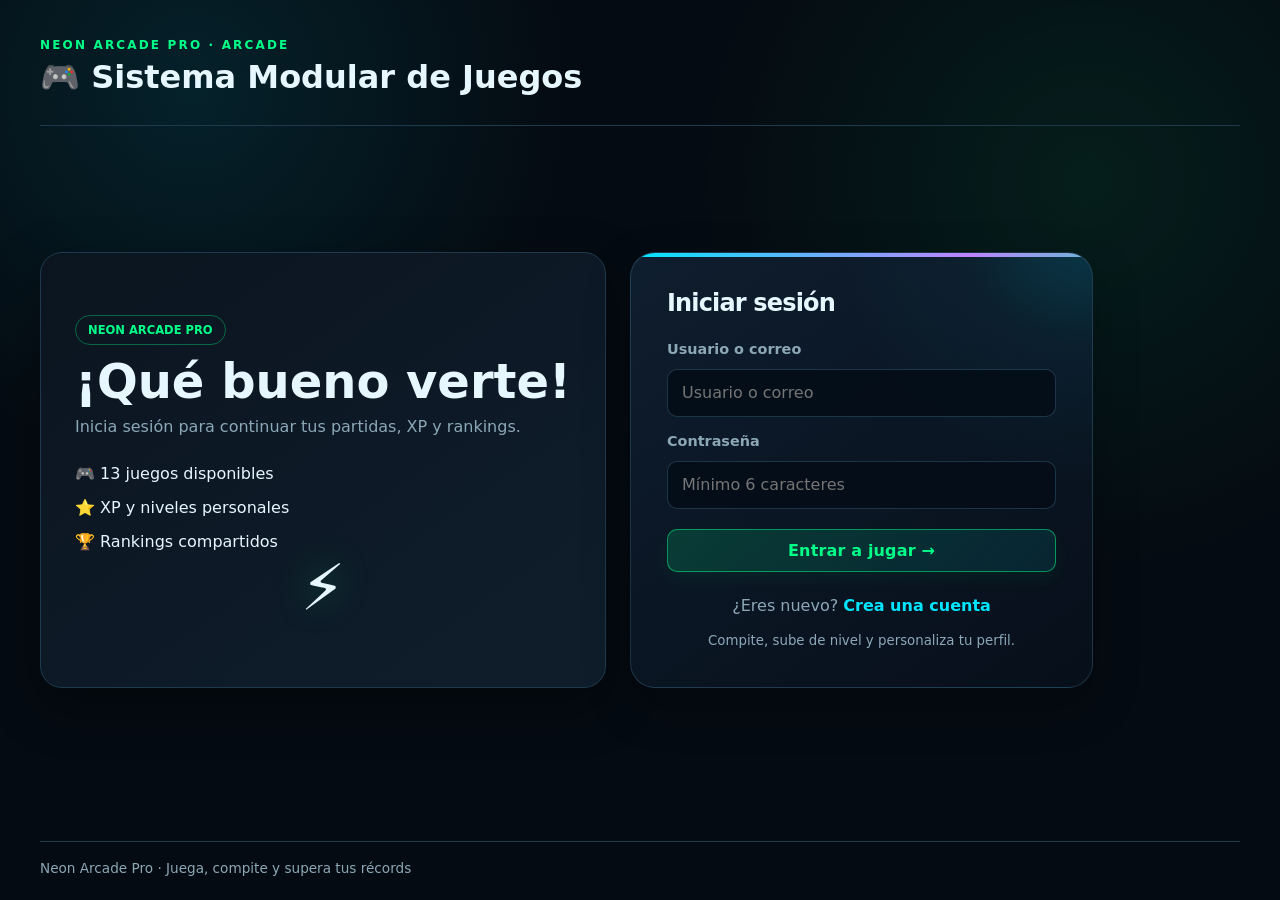
<file: index.html>
<!doctype html>
<html lang="es">
<head>
<meta charset="utf-8">
<meta name="viewport" content="width=device-width,initial-scale=1">
<title>Neon Arcade Pro</title>
<link rel="stylesheet" href="styles.css?v=ctrl-shift-safe-large-player-card-20261010">
</head>
<body>
<div class="app-shell">
<header class="topbar">
  <div><span class="eyebrow">NEON ARCADE PRO · ARCADE</span><h1>🎮 Sistema Modular de Juegos</h1></div>
  <div id="actions"></div>
</header>
<main>
<section id="auth" class="view active"><div id="authcontent"></div></section>
<section id="home" class="view">
  <div class="hero-card hero-card-full"><div class="hero-card-content"><span class="badge">16 JUEGOS</span><div class="hero-title-row"><h2>Elige tu desafío</h2><span id="home-user-chip" class="user-chip hero-user-chip" aria-live="polite"></span></div><p>Gana XP, sube de nivel y mejora tus rankings.</p><div id="profile" class="stats hero-stats"></div></div><span class="hero-icon">⚡</span></div><div id="games" class="game-grid"></div>
</section>
<section id="game" class="view"><div class="game-header"><button id="back" class="btn secondary">← Juegos</button><div><span id="cat" class="eyebrow"></span><h2 id="title"></h2></div><div class="game-header-actions"><button id="restart-current-game" class="btn secondary">↻ Nueva partida</button><button id="rank1" class="btn secondary">🏆 Ranking</button></div></div><div id="gamecontent"></div></section>
<section id="dash" class="view"><button id="backdash" class="btn secondary">← Juegos</button><div id="dashcontent"></div></section>
<section id="rank" class="view"><button id="backrank" class="btn secondary">← Juegos</button><h2>🏆 Rankings</h2><div id="rankcontent" class="ranking-grid"></div></section>
<section id="admin" class="view"><button id="backadmin" class="btn secondary">← Juegos</button><h2>🛠️ Administración</h2><div id="admincontent"></div></section>
</main>
<footer>Neon Arcade Pro · Juega, compite y supera tus récords</footer>
</div>
<div id="toast-container" class="toast-container"></div>
<script src="bundle-standalone.js?v=ctrl-shift-safe-large-player-card-20261010"></script>
<script src="expansion.js?v=ctrl-shift-safe-large-player-card-20261010"></script>
<script src="neon-v2.js?v=integrated-games-20261010"></script>
</body>
</html>
</file>
<file: styles.css>
:root {
  --bg: #050b12;
  --panel: #0b1520;
  --panel-2: #0f1d2b;
  --border: #1e3b4d;
  --text: #e7f7ff;
  --muted: #8ca8b7;
  --green: #00ff88;
  --cyan: #00e5ff;
  --yellow: #ffe600;
  --red: #ff3b5f;
  --blue: #4d8dff;
  --shadow: 0 18px 50px rgba(0,0,0,.35);
}

* { box-sizing: border-box; }
html { scroll-behavior: smooth; }
body {
  margin: 0;
  min-height: 100vh;
  font-family: Inter, ui-sans-serif, system-ui, -apple-system, BlinkMacSystemFont, "Segoe UI", sans-serif;
  color: var(--text);
  background:
    radial-gradient(circle at 15% 10%, rgba(0,229,255,.10), transparent 28%),
    radial-gradient(circle at 85% 20%, rgba(0,255,136,.08), transparent 30%),
    var(--bg);
}
button, input { font: inherit; }
button { cursor: pointer; }
.app-shell { width: min(1200px, 94%); margin: 0 auto; min-height: 100vh; display:flex; flex-direction:column; }
.topbar {
  display:flex; justify-content:space-between; gap:24px; align-items:center;
  padding:34px 0 24px; border-bottom:1px solid var(--border);
}
.topbar h1, .game-header h2, .section-header h2, .credits-card h2 { margin:5px 0; }
.topbar p, .hero-card p, .credits-card p { color:var(--muted); margin:8px 0 0; }
.eyebrow { color:var(--green); font-size:.75rem; font-weight:800; letter-spacing:.18em; }
.top-actions { display:flex; gap:10px; flex-wrap:wrap; }
.view { display:none; padding:28px 0 50px; }
.view.active { display:block; }
.hero-card, .credits-card {
  border:1px solid var(--border); background:linear-gradient(145deg,var(--panel),var(--panel-2));
  border-radius:22px; padding:28px; box-shadow:var(--shadow);
}
.hero-card { display:flex; justify-content:space-between; align-items:center; margin-bottom:24px; }
.hero-card h2 { font-size:clamp(1.7rem,4vw,2.6rem); margin:8px 0; }
.hero-icon { font-size:4rem; filter:drop-shadow(0 0 18px rgba(0,255,136,.4)); }
.badge {
  display:inline-block; border:1px solid rgba(0,255,136,.35); color:var(--green);
  border-radius:999px; padding:5px 10px; font-size:.72rem; font-weight:800;
}
.game-grid { display:grid; grid-template-columns:repeat(auto-fit,minmax(240px,1fr)); gap:16px; }
.game-card {
  text-align:left; padding:22px; border-radius:18px; border:1px solid var(--border);
  background:var(--panel); color:var(--text); transition:.2s; min-height:180px;
}
.game-card:hover { transform:translateY(-4px); border-color:var(--cyan); box-shadow:0 12px 35px rgba(0,229,255,.10); }
.game-card .icon { font-size:2rem; }
.game-card h3 { margin:12px 0 6px; }
.game-card p { color:var(--muted); margin:0; line-height:1.5; }
.game-card .play { color:var(--green); margin-top:18px; font-weight:800; }
.btn {
  border:1px solid var(--border); color:var(--text); background:var(--panel);
  border-radius:10px; padding:10px 15px; transition:.18s;
}
.btn:hover { transform:translateY(-1px); border-color:var(--cyan); }
.btn-primary { background:rgba(0,255,136,.10); border-color:rgba(0,255,136,.5); color:var(--green); }
.btn-secondary { color:var(--cyan); }
.btn-danger { color:var(--red); }
.game-header, .section-header { display:grid; grid-template-columns:auto 1fr auto; gap:18px; align-items:center; margin-bottom:20px; }
.game-content { max-width:900px; margin:auto; }
.game-panel {
  background:linear-gradient(145deg,var(--panel),var(--panel-2)); border:1px solid var(--border);
  border-radius:22px; padding:28px; box-shadow:var(--shadow);
}
.game-panel h3 { margin-top:0; }
.stats { display:grid; grid-template-columns:repeat(auto-fit,minmax(120px,1fr)); gap:10px; margin:18px 0; }
.stat { background:rgba(255,255,255,.025); border:1px solid var(--border); border-radius:12px; padding:12px; }
.stat small { display:block; color:var(--muted); }
.stat strong { font-size:1.25rem; }
.form-row { display:flex; gap:10px; flex-wrap:wrap; align-items:center; }
.input {
  width:100%; background:#07111a; color:var(--text); border:1px solid var(--border);
  border-radius:10px; padding:12px 14px; outline:none;
}
.input:focus { border-color:var(--cyan); box-shadow:0 0 0 3px rgba(0,229,255,.08); }
.form-row .input { flex:1; min-width:180px; }
.action-row { display:flex; gap:10px; flex-wrap:wrap; margin-top:18px; }
.message { margin-top:16px; padding:13px; border-radius:10px; background:rgba(255,255,255,.04); border-left:3px solid var(--cyan); }
.message.success { border-color:var(--green); color:var(--green); }
.message.error { border-color:var(--red); color:#ff9caf; }
.message.warn { border-color:var(--yellow); color:var(--yellow); }
.sequence {
  font-size:2rem; letter-spacing:.25em; text-align:center; padding:22px;
  border:1px dashed var(--cyan); border-radius:14px; margin:18px 0; color:var(--cyan);
}
.choice-grid { display:grid; grid-template-columns:repeat(3,1fr); gap:12px; }
.choice {
  padding:22px 10px; background:var(--panel); border:1px solid var(--border);
  border-radius:15px; color:var(--text); font-size:1.1rem;
}
.choice:hover { border-color:var(--green); }
.word-display { font-size:2rem; letter-spacing:.2em; text-align:center; padding:18px; color:var(--green); }
.letter-grid { display:grid; grid-template-columns:repeat(auto-fit,minmax(42px,1fr)); gap:8px; margin-top:15px; }
.letter-btn { padding:10px; border:1px solid var(--border); background:var(--panel); color:var(--text); border-radius:8px; }
.letter-btn:disabled { opacity:.35; cursor:not-allowed; }
.ranking-grid { display:grid; grid-template-columns:repeat(auto-fit,minmax(270px,1fr)); gap:16px; }
.ranking-card { background:var(--panel); border:1px solid var(--border); border-radius:18px; padding:20px; }
.ranking-card h3 { color:var(--cyan); margin-top:0; }
.ranking-row { display:grid; grid-template-columns:38px 1fr auto; gap:8px; padding:9px 0; border-bottom:1px solid rgba(255,255,255,.06); }
.ranking-row:last-child { border-bottom:0; }
.rank-number { color:var(--yellow); font-weight:800; }
.empty { color:var(--muted); padding:12px 0; }
.modal { position:fixed; inset:0; background:rgba(0,0,0,.72); display:grid; place-items:center; padding:20px; z-index:20; }
.modal.hidden { display:none; }
.modal-card { width:min(520px,100%); background:var(--panel-2); border:1px solid var(--border); border-radius:20px; padding:26px; position:relative; }
.modal-close { position:absolute; right:12px; top:10px; background:none; border:0; color:var(--muted); font-size:1.8rem; }
.toast-container { position:fixed; right:18px; bottom:18px; display:grid; gap:8px; z-index:30; }
.toast { background:var(--panel-2); border:1px solid var(--border); border-left:3px solid var(--green); padding:12px 15px; border-radius:10px; box-shadow:var(--shadow); }
footer { margin-top:auto; border-top:1px solid var(--border); padding:18px 0 24px; color:var(--muted); display:flex; justify-content:space-between; gap:15px; font-size:.85rem; }
@media (max-width:700px) {
  .topbar, .hero-card { flex-direction:column; align-items:flex-start; }
  .game-header, .section-header { grid-template-columns:1fr; }
  .choice-grid { grid-template-columns:1fr; }
  .hero-icon { display:none; }
}


/* Autenticación */
#auth.view.active { display:flex; align-items:center; min-height:calc(100vh - 190px); }
.auth-layout { display:grid; grid-template-columns:1.1fr minmax(300px,.9fr); gap:24px; width:100%; align-items:stretch; }
.auth-hero { margin:0; min-height:100%; display:flex; flex-direction:column; justify-content:center; }
.auth-hero h2 { font-size:clamp(1.8rem,4vw,3rem); }
.auth-benefits { list-style:none; padding:0; display:grid; gap:15px; margin:28px 0 0; color:var(--text); }
.auth-form { display:flex; flex-direction:column; gap:12px; justify-content:center; }
.auth-form h2 { margin:0 0 8px; }
.auth-form label { color:var(--muted); font-size:.9rem; font-weight:700; margin-top:4px; }
.auth-submit { margin-top:8px; min-height:46px; }
.auth-switch { color:var(--muted); text-align:center; margin:8px 0 0; }
.link-button { border:0; padding:0; color:var(--cyan); background:none; font-weight:800; }
.link-button:hover { text-decoration:underline; }
.auth-note { color:var(--muted); line-height:1.5; text-align:center; }
.user-chip { display:inline-flex; align-items:center; border:1px solid var(--border); border-radius:999px; padding:9px 12px; color:var(--green); }
[hidden] { display:none !important; }
@media(max-width:760px) { .auth-layout { grid-template-columns:1fr; } .auth-hero { min-height:auto; } #auth.view.active { align-items:flex-start; } }

/* Quiz Master */
.quiz-panel{max-width:820px;margin:0 auto;padding:clamp(20px,4vw,36px)}.quiz-top,.quiz-meta,.quiz-bottom{display:flex;align-items:center;justify-content:space-between;gap:14px;flex-wrap:wrap}.quiz-score{font-weight:800;color:var(--yellow)}.quiz-meta{margin:22px 0 10px;color:var(--muted);font-size:.9rem}.quiz-question{font-size:clamp(1.3rem,3vw,2rem);line-height:1.3;margin:28px 0}.quiz-answers{display:grid;grid-template-columns:1fr 1fr;gap:12px}.quiz-answer{display:flex;align-items:center;gap:12px;text-align:left;min-height:68px;padding:14px;border:1px solid var(--border);border-radius:14px;background:var(--panel-2);color:var(--text);transition:transform .15s,border-color .15s,background .15s}.quiz-answer:hover:not(:disabled){transform:translateY(-2px);border-color:var(--cyan)}.quiz-answer>span{display:grid;place-items:center;flex:0 0 32px;height:32px;border-radius:9px;background:#153140;color:var(--cyan);font-weight:900}.quiz-answer.correct{border-color:var(--green);background:rgba(0,255,136,.1)}.quiz-answer.incorrect{border-color:var(--red);background:rgba(255,59,95,.1)}.quiz-feedback{min-height:70px;padding-top:14px}.quiz-feedback p{color:var(--muted);margin-top:6px}.quiz-bottom{border-top:1px solid var(--border);padding-top:18px;margin-top:10px}.quiz-result{text-align:center;max-width:700px;margin:auto}.quiz-big{font-size:4rem;margin-bottom:12px}.quiz-result .btn{margin:12px 6px 0}@media(max-width:600px){.quiz-answers{grid-template-columns:1fr}.quiz-question{margin:20px 0}.quiz-answer{min-height:58px}}

/* Secuencia Neon */
.sequence-panel{max-width:850px;margin:0 auto;padding:clamp(18px,4vw,34px)}.sequence-heading{display:flex;justify-content:space-between;gap:20px;align-items:flex-start;flex-wrap:wrap}.sequence-heading h2{margin:10px 0 6px}.sequence-heading p{color:var(--muted);max-width:520px}.sequence-stats{display:flex;gap:10px}.sequence-stats>div{display:flex;flex-direction:column;gap:6px;padding:12px 16px;border:1px solid var(--border);border-radius:12px;background:var(--panel-2);min-width:82px}.sequence-stats small{color:var(--muted)}.sequence-stats strong{font-size:1.3rem;color:var(--green)}.sequence-status{text-align:center;margin:22px 0;padding:13px;border-radius:12px;border:1px solid #1b4653;background:#081b26;font-weight:700;min-height:48px}.sequence-board{display:grid;grid-template-columns:repeat(2,minmax(100px,180px));gap:14px;justify-content:center;padding:16px 0}.sequence-pad{aspect-ratio:1;border:2px solid #254050;border-radius:24px;display:flex;flex-direction:column;align-items:center;justify-content:center;gap:8px;color:#fff;background:#101f2b;transition:transform .12s,filter .12s,box-shadow .12s;box-shadow:inset 0 0 22px #0004}.sequence-pad span{font-size:clamp(2rem,6vw,3.4rem)}.sequence-pad small{font-weight:800;letter-spacing:.08em;text-transform:uppercase}.sequence-pad:disabled{cursor:default;opacity:.72}.sequence-pad:not(:disabled){cursor:pointer}.sequence-pad:not(:disabled):hover{transform:scale(1.025)}.sequence-pad.pad-cyan{border-color:#00e5ff66}.sequence-pad.pad-pink{border-color:#ff4da666}.sequence-pad.pad-green{border-color:#00ff8866}.sequence-pad.pad-yellow{border-color:#ffe60066}.sequence-pad.lit{transform:scale(.96);filter:brightness(1.8);box-shadow:0 0 32px currentColor,inset 0 0 32px currentColor}.pad-cyan.lit{background:#007e91;color:#8fffff}.pad-pink.lit{background:#9d245e;color:#ffd5eb}.pad-green.lit{background:#087442;color:#caffdf}.pad-yellow.lit{background:#877100;color:#fff6a5}.sequence-actions{display:flex;justify-content:center;gap:10px;flex-wrap:wrap;margin-top:10px}.sequence-help{text-align:center;margin-top:16px}.sequence-result{text-align:center;margin-top:20px;padding:18px;border:1px solid var(--border);border-radius:14px;background:var(--panel-2)}.sequence-result .btn{margin:8px}.sequence-result .muted{display:block}@media(max-width:500px){.sequence-board{gap:9px}.sequence-pad{border-radius:16px}.sequence-stats>div{min-width:70px;padding:10px}}


/* Arcade mini-games pack */
.mini-game-panel,.mini-game-result{max-width:820px;margin:0 auto;padding:clamp(20px,4vw,36px);text-align:center}.mini-game-head{display:flex;justify-content:space-between;align-items:center;gap:12px;flex-wrap:wrap}.mini-timer{font-size:1.15rem;color:var(--yellow)}.typing-word{font-size:clamp(2.5rem,8vw,4.5rem);font-weight:900;letter-spacing:.04em;color:var(--cyan);text-shadow:0 0 25px #00e5ff44;margin:28px 0}.mini-form{display:flex;gap:10px;max-width:600px;margin:0 auto 24px}.mini-form .input{flex:1;min-width:0}.mini-stats{display:flex;justify-content:center;gap:12px;flex-wrap:wrap;margin:22px 0}.mini-stats>div{min-width:110px;padding:14px;border:1px solid var(--border);border-radius:13px;background:var(--panel-2);display:flex;flex-direction:column;gap:5px}.mini-stats small{color:var(--muted)}.mini-stats strong{font-size:1.5rem;color:var(--green)}.mini-feedback{min-height:26px;color:var(--cyan);font-weight:700}.mini-emoji{font-size:4rem;margin-bottom:12px}.mini-game-result .btn{margin:8px}.reaction-pad{width:min(100%,520px);min-height:240px;margin:24px auto;border:2px solid #ff456866;border-radius:22px;background:linear-gradient(135deg,#321329,#501c36);color:#ffd8e7;font-size:clamp(1.5rem,5vw,2.5rem);font-weight:900;letter-spacing:.05em;cursor:pointer;box-shadow:0 0 30px #ff456822;transition:background .12s,transform .12s}.reaction-pad.reaction-go{background:linear-gradient(135deg,#087442,#00a95d);border-color:#24e58a;color:#e2ffef;box-shadow:0 0 38px #24e58a55}.reaction-history{display:grid;gap:7px;margin:18px 0;color:var(--muted)}.color-target{margin:24px 0;font-size:1.2rem}.color-target strong{font-size:1.8rem;margin-left:8px}.color-grid{display:grid;grid-template-columns:repeat(5,minmax(50px,100px));gap:12px;justify-content:center}.color-tile{aspect-ratio:1;border-radius:18px;border:2px solid color-mix(in srgb,var(--tile),transparent 15%);background:color-mix(in srgb,var(--tile),#101522 20%);font-size:clamp(1.7rem,5vw,2.8rem);cursor:pointer;transition:transform .12s,filter .12s;box-shadow:0 8px 22px color-mix(in srgb,var(--tile),transparent 78%)}.color-tile:hover{transform:translateY(-4px) scale(1.03);filter:brightness(1.2)}.ttt-board{display:grid;grid-template-columns:repeat(3,minmax(70px,120px));gap:10px;justify-content:center;margin:24px auto}.ttt-cell{aspect-ratio:1;border:1px solid var(--border);border-radius:16px;background:var(--panel-2);color:var(--cyan);font-size:clamp(2rem,7vw,3.5rem);font-weight:900;cursor:pointer;box-shadow:inset 0 0 18px #0003;transition:transform .12s,border-color .12s}.ttt-cell:not(:disabled):hover{transform:scale(1.04);border-color:var(--cyan)}.ttt-cell:disabled{cursor:default;color:var(--pink)}@media(max-width:600px){.mini-form{flex-direction:column}.color-grid{gap:7px}.color-tile{border-radius:12px}.reaction-pad{min-height:190px}.mini-stats>div{min-width:90px;padding:10px}}


/* Refresh visual para los 9 juegos clásicos: más profundidad, contraste y feedback */
:root { --game-glow: rgba(0,229,255,.12); }
.game-card {
  position:relative; isolation:isolate; overflow:hidden; text-align:left;
  min-height:230px; padding:22px; border-radius:20px;
  background:linear-gradient(145deg,rgba(17,34,52,.98),rgba(7,16,28,.98));
  border:1px solid rgba(102,160,190,.22);
  box-shadow:0 12px 28px rgba(0,0,0,.18), inset 0 1px 0 rgba(255,255,255,.035);
  transition:transform .22s ease,border-color .22s ease,box-shadow .22s ease;
}
.game-card::before { content:""; position:absolute; z-index:-1; width:190px;height:190px;right:-80px;top:-95px;border-radius:50%;background:radial-gradient(circle,rgba(0,229,255,.14),transparent 68%);transition:transform .28s ease; }
.game-card::after { content:""; position:absolute;left:0;right:0;bottom:0;height:3px;background:linear-gradient(90deg,var(--cyan),var(--green),var(--pink));transform:scaleX(.18);transform-origin:left;transition:transform .22s ease; }
.game-card:hover { transform:translateY(-6px);border-color:rgba(0,229,255,.58);box-shadow:0 18px 42px rgba(0,0,0,.3),0 0 24px rgba(0,229,255,.08); }
.game-card:hover::before { transform:scale(1.35); }
.game-card:hover::after { transform:scaleX(1); }
.game-card .icon { display:grid;place-items:center;width:64px;height:64px;margin-bottom:16px;border:1px solid rgba(0,229,255,.22);border-radius:18px;background:linear-gradient(145deg,rgba(0,229,255,.11),rgba(189,131,255,.08));font-size:2.15rem;filter:drop-shadow(0 0 10px rgba(0,229,255,.14)); }
.game-card .eyebrow { display:inline-flex;padding:5px 8px;border:1px solid rgba(0,229,255,.15);border-radius:999px;background:rgba(0,229,255,.055);font-size:.68rem; }
.game-card h3 { font-size:1.16rem;letter-spacing:-.02em;margin:12px 0 8px; }
.game-card p { font-size:.91rem;line-height:1.55;min-height:42px; }
.game-card .play { display:flex;align-items:center;justify-content:space-between;margin-top:18px;padding-top:13px;border-top:1px solid rgba(255,255,255,.07);font-size:.82rem;letter-spacing:.07em; }
.game-panel { position:relative;overflow:hidden;border-color:rgba(93,159,190,.24);background:radial-gradient(ellipse at 100% 0%,rgba(0,229,255,.075),transparent 38%),linear-gradient(145deg,rgba(15,30,47,.98),rgba(7,15,26,.99));box-shadow:0 18px 48px rgba(0,0,0,.24),inset 0 1px 0 rgba(255,255,255,.035); }
.game-panel > h3:first-child { display:flex;align-items:center;gap:10px;font-size:clamp(1.3rem,3vw,1.8rem);letter-spacing:-.025em;margin:0 0 20px;padding-bottom:16px;border-bottom:1px solid rgba(255,255,255,.08); }
.game-panel h2 { letter-spacing:-.035em; }
.game-panel .stats { margin:20px 0; }
.game-panel .stat { border-color:rgba(91,159,190,.18);background:linear-gradient(145deg,rgba(18,39,58,.82),rgba(10,23,36,.82));box-shadow:inset 0 1px 0 rgba(255,255,255,.025); }
.game-panel .stat strong { display:block;margin-top:5px;color:var(--cyan);font-size:clamp(1.35rem,3vw,1.7rem); }
.game-panel .sequence { font-size:clamp(1.6rem,5vw,2.5rem);font-weight:900;letter-spacing:.22em;background:linear-gradient(135deg,rgba(0,229,255,.075),rgba(0,255,136,.035));box-shadow:inset 0 0 24px rgba(0,229,255,.04),0 0 22px rgba(0,229,255,.025); }
.game-panel #question h2, .game-panel #question h3, .game-panel #current { font-size:clamp(2rem,6vw,3.5rem);font-weight:900;color:var(--cyan);text-shadow:0 0 25px rgba(0,229,255,.13); }
.game-panel .choice-grid { gap:14px;margin:22px 0; }
.game-panel .choice { position:relative;overflow:hidden;min-height:82px;border-radius:16px;background:linear-gradient(145deg,rgba(21,42,60,.95),rgba(9,22,35,.98));box-shadow:0 8px 18px rgba(0,0,0,.12),inset 0 1px 0 rgba(255,255,255,.04);font-weight:800;transition:transform .16s,border-color .16s,box-shadow .16s; }
.game-panel .choice:hover:not(:disabled) { transform:translateY(-3px);border-color:var(--green);box-shadow:0 10px 25px rgba(0,255,136,.08); }
.game-panel .input { min-height:48px;background:rgba(4,13,23,.88);border-color:rgba(95,158,190,.28); }
.game-panel .btn { min-height:43px;font-weight:750;letter-spacing:.01em; }
.game-panel .btn-primary { background:linear-gradient(135deg,rgba(0,255,136,.16),rgba(0,229,255,.09));box-shadow:0 7px 18px rgba(0,255,136,.055); }
.game-panel .btn:disabled { opacity:.58;cursor:not-allowed;transform:none; }
.game-panel .message { border-radius:13px;line-height:1.55;box-shadow:inset 0 0 22px rgba(255,255,255,.018);animation:arcadeMessageIn .22s ease both; }
.game-panel .action-row { padding-top:14px;border-top:1px solid rgba(255,255,255,.065); }
#result:empty { display:none; }
@keyframes arcadeMessageIn { from { opacity:0;transform:translateY(5px); } to { opacity:1;transform:translateY(0); } }
@media(max-width:600px) {
  .game-card { min-height:205px;padding:18px; }
  .game-card .icon { width:54px;height:54px;border-radius:15px; }
  .game-panel { padding:20px; }
  .game-panel .choice-grid { gap:9px; }
  .game-panel .choice { min-height:70px;padding:16px 8px; }
}
@media(prefers-reduced-motion:reduce) { .game-card,.game-card::before,.game-card::after,.game-panel .choice,.game-panel .message { transition:none;animation:none; } }


/* NEON ARCADE PRO — acabado visual dedicado a los nueve juegos clásicos */
.game-panel {
  --classic-accent: #00e5ff;
  position: relative;
  isolation: isolate;
  padding: clamp(22px, 3.5vw, 36px);
  border-radius: 25px;
}
.game-panel::before {
  content: "";
  position: absolute;
  inset: 0 0 auto;
  height: 4px;
  z-index: -1;
  background: linear-gradient(90deg,var(--classic-accent),#bd83ff,#00ff88,var(--classic-accent));
  background-size: 220% 100%;
  animation: classicGlowLine 6s linear infinite;
}
.game-panel::after {
  content: "";
  position: absolute;
  width: 230px;
  height: 230px;
  top: -135px;
  right: -100px;
  border-radius: 50%;
  pointer-events: none;
  background: radial-gradient(circle,var(--classic-accent) 0%,transparent 68%);
  opacity: .09;
  z-index: -1;
}
@keyframes classicGlowLine { to { background-position: 220% 0; } }
.game-panel h3:first-child { font-size: clamp(1.4rem, 3vw, 2rem); }
.game-panel > p { max-width: 66ch; line-height: 1.7; color: var(--muted); }
.game-panel .stats { display: grid; grid-template-columns: repeat(auto-fit,minmax(115px,1fr)); gap: 12px; }
.game-panel .stat { border-radius: 17px; padding: 16px 18px; transition: transform .18s,border-color .18s; }
.game-panel .stat:hover { transform: translateY(-2px); border-color: color-mix(in srgb,var(--classic-accent),transparent 40%); }
.game-panel .stat small { text-transform: uppercase; letter-spacing: .1em; font-size: .69rem; }
.game-panel .stat strong { font-variant-numeric: tabular-nums; }
.game-panel .choice-grid { display: grid; grid-template-columns: repeat(auto-fit,minmax(125px,1fr)); }
.game-panel .choice { min-height: 92px; padding: 18px; font-size: 1.02rem; }
.game-panel .choice:active:not(:disabled), .game-panel .btn:active:not(:disabled) { transform: translateY(1px) scale(.985); }
.game-panel .form-row { display:flex; gap:12px; align-items:stretch; margin:18px 0; }
.game-panel .form-row .input { flex:1; min-width:0; }
.game-panel .input:focus { outline: none; border-color: var(--classic-accent); box-shadow: 0 0 0 3px color-mix(in srgb,var(--classic-accent),transparent 84%),0 0 24px color-mix(in srgb,var(--classic-accent),transparent 90%); }
.game-panel .sequence { border:1px solid color-mix(in srgb,var(--classic-accent),transparent 75%); border-radius:18px; padding:24px 18px; margin:20px 0; text-align:center; overflow-wrap:anywhere; }
.game-panel #question { margin: 22px 0; padding: 20px; border: 1px solid rgba(0,229,255,.13); border-radius: 18px; background: linear-gradient(135deg,rgba(0,229,255,.06),rgba(189,131,255,.035)); text-align:center; }
.game-panel #question h2 { margin: 0; }
.game-panel #result:not(:empty) { margin-top:18px; }
.game-panel .message { padding:14px 16px; }
.game-panel .action-row { display:flex; flex-wrap:wrap; gap:10px; align-items:center; margin-top:22px; }
.game-panel .word-display { display:flex; justify-content:center; flex-wrap:wrap; gap:8px; margin:24px 0; font-size:clamp(1.5rem,4.5vw,2.4rem); font-weight:900; letter-spacing:.12em; color:var(--classic-accent); text-shadow:0 0 18px color-mix(in srgb,var(--classic-accent),transparent 75%); }
.game-panel .letter-grid { display:grid; grid-template-columns:repeat(auto-fit,minmax(38px,1fr)); gap:8px; margin:20px 0; }
.game-panel .letter-btn { min-height:42px; border:1px solid rgba(0,229,255,.2); border-radius:11px; background:linear-gradient(145deg,rgba(20,43,62,.9),rgba(7,18,31,.95)); color:var(--text); font-weight:800; cursor:pointer; transition:transform .15s,border-color .15s,background .15s; }
.game-panel .letter-btn:not(:disabled):hover { transform:translateY(-3px); border-color:var(--classic-accent); background:rgba(0,229,255,.12); }
.game-panel .letter-btn:disabled { opacity:.35; cursor:not-allowed; }
.game-panel #hint { margin:16px 0; }
.game-panel #current { display:block; text-align:center; padding:22px; margin:20px auto; border:1px solid rgba(0,229,255,.2); border-radius:20px; background:radial-gradient(circle at 50% 0%,rgba(0,229,255,.12),transparent 75%),rgba(4,15,26,.75); }
.game-panel [data-choice], .game-panel [data-die], .game-panel [data-v] { min-height:92px; }
.game-panel [data-choice] { font-size:1rem; text-transform:capitalize; }
.game-panel [data-choice] br { display:block; content:""; margin:8px; }
.game-panel:has(#guess) { --classic-accent:#bd83ff; }
.game-panel:has([data-choice]) { --classic-accent:#ff6da8; }
.game-panel:has([data-die]) { --classic-accent:#ffd166; }
.game-panel:has(#sequence) { --classic-accent:#00e5ff; }
.game-panel:has(#question h2) { --classic-accent:#00ff9d; }
.game-panel:has(#answer[type="number"]) { --classic-accent:#00e5ff; }
.game-panel:has(#current) { --classic-accent:#bd83ff; }
.game-panel:has(#word) { --classic-accent:#ff77c8; }
.game-panel:has(#check) { --classic-accent:#00ff9d; }
.game-panel:has(#guess) .btn-primary,
.game-panel:has([data-choice]) .btn-primary,
.game-panel:has([data-die]) .btn-primary { border-color:color-mix(in srgb,var(--classic-accent),transparent 48%); }
@media(max-width:600px) {
 .game-panel { padding:20px 16px; border-radius:20px; }
 .game-panel .form-row { flex-direction:column; }
 .game-panel .form-row .btn { width:100%; }
 .game-panel .choice-grid { grid-template-columns:repeat(2,minmax(0,1fr)); }
 .game-panel .choice { min-height:76px; padding:14px 8px; }
 .game-panel .letter-grid { grid-template-columns:repeat(7,minmax(0,1fr)); gap:6px; }
 .game-panel .letter-btn { min-height:38px; }
}
@media(prefers-reduced-motion:reduce) { .game-panel::before { animation:none; } }


/* NEON ARCADE PRO — paneles de administración, jugador y rankings */
.panel-kicker { display:inline-flex; align-items:center; gap:8px; color:var(--cyan); font-size:.69rem; font-weight:850; letter-spacing:.16em; text-transform:uppercase; }
.dashboard-hero,.admin-hero,.ranking-intro { padding:clamp(22px,4vw,38px); border-radius:25px; margin-bottom:20px; }
.dashboard-heading { display:flex; align-items:center; justify-content:space-between; gap:20px; }
.dashboard-heading h2,.admin-hero h2,.ranking-intro h2 { font-size:clamp(1.55rem,3.2vw,2.35rem); letter-spacing:-.04em; margin:12px 0 8px; }
.dashboard-heading p,.admin-hero p,.ranking-intro p { color:var(--muted); line-height:1.65; max-width:68ch; margin:0; }
.dashboard-level { display:grid; place-items:center; flex:0 0 96px; width:96px; height:96px; border-radius:26px; border:1px solid rgba(0,229,255,.3); background:radial-gradient(circle at 30% 20%,rgba(0,229,255,.22),rgba(189,131,255,.09) 70%); box-shadow:0 0 35px rgba(0,229,255,.08),inset 0 0 25px rgba(0,229,255,.05); }
.dashboard-level span { color:var(--muted); font-size:.65rem; font-weight:850; letter-spacing:.15em; }
.dashboard-level strong { color:var(--cyan); font-size:2.15rem; line-height:1; }
.level-progress-copy,.progress-foot { display:flex; justify-content:space-between; align-items:center; gap:12px; font-size:.86rem; }
.level-progress-copy { margin-top:26px; }
.level-progress-copy span,.progress-foot { color:var(--muted); }
.level-progress-copy strong { color:var(--text); font-variant-numeric:tabular-nums; }
.dashboard-progress { height:12px; overflow:hidden; border-radius:999px; background:rgba(255,255,255,.07); margin:11px 0 8px; }
.dashboard-progress>div { height:100%; border-radius:inherit; background:linear-gradient(90deg,var(--cyan),#bd83ff,var(--green)); box-shadow:0 0 18px rgba(0,229,255,.24); transition:width .45s ease; }
.progress-foot { font-size:.76rem; }
.dashboard-stat-grid,.admin-metric-grid { display:grid; grid-template-columns:repeat(4,minmax(0,1fr)); gap:14px; margin:18px 0; }
.dashboard-stat,.admin-metric { position:relative; overflow:hidden; display:flex; flex-direction:column; align-items:flex-start; gap:8px; padding:21px; min-width:0; border-radius:19px; border:1px solid rgba(91,159,190,.19); background:linear-gradient(145deg,rgba(16,35,53,.94),rgba(7,17,29,.97)); box-shadow:0 12px 28px rgba(0,0,0,.12),inset 0 1px 0 rgba(255,255,255,.03); }
.dashboard-stat::after,.admin-metric::after { content:""; position:absolute; right:-28px; top:-38px; width:100px; height:100px; border-radius:50%; background:radial-gradient(circle,rgba(0,229,255,.12),transparent 70%); pointer-events:none; }
.dashboard-stat-icon,.admin-metric-icon { display:grid; place-items:center; width:43px; height:43px; border-radius:13px; border:1px solid rgba(0,229,255,.16); background:rgba(0,229,255,.07); font-size:1.3rem; }
.dashboard-stat small,.admin-metric small { color:var(--muted); font-size:.73rem; letter-spacing:.06em; text-transform:uppercase; line-height:1.45; }
.dashboard-stat strong,.admin-metric strong { font-size:clamp(1.55rem,2.8vw,2.1rem); line-height:1.2; letter-spacing:-.04em; font-variant-numeric:tabular-nums; }
.dashboard-stat strong em { color:var(--cyan); font-style:normal; font-size:.85rem; letter-spacing:0; }
.dashboard-stat-note,.admin-metric div>span { color:var(--muted); font-size:.77rem; line-height:1.4; }
.dashboard-bottom-grid { display:grid; grid-template-columns:repeat(2,minmax(0,1fr)); gap:14px; }
.dashboard-info-card { display:flex; flex-wrap:wrap; align-items:center; gap:14px; padding:22px; border:1px solid rgba(91,159,190,.2); border-radius:19px; background:rgba(10,24,38,.78); }
.dashboard-info-icon { display:grid; place-items:center; flex:0 0 48px; height:48px; border-radius:15px; background:rgba(189,131,255,.1); font-size:1.5rem; }
.dashboard-info-card>div { flex:1; min-width:140px; }
.dashboard-info-card h3 { margin:0 0 7px; font-size:1rem; }
.dashboard-info-card p { margin:0; color:var(--muted); font-size:.85rem; line-height:1.6; }
.dashboard-info-card p strong { color:var(--green); }
.progress-status { display:inline-flex; align-items:center; gap:8px; color:var(--muted); font-size:.75rem; padding:8px 10px; border-radius:999px; border:1px solid rgba(0,255,136,.15); }
.progress-status i { width:7px; height:7px; border-radius:50%; background:var(--green); box-shadow:0 0 10px var(--green); }
.admin-hero { display:flex; align-items:center; justify-content:space-between; gap:20px; background:radial-gradient(ellipse at 85% 20%,rgba(189,131,255,.14),transparent 36%),radial-gradient(ellipse at 0% 100%,rgba(0,229,255,.09),transparent 42%),linear-gradient(145deg,rgba(16,30,49,.98),rgba(7,15,27,.99)); }
.admin-hero-copy { min-width:0; }
.admin-hero h2 span { color:var(--cyan); }
.admin-hero-tags,.ranking-intro-tags { display:flex; flex-wrap:wrap; gap:8px; margin-top:18px; }
.admin-hero-tags span,.ranking-intro-tags span { display:inline-flex; align-items:center; padding:7px 10px; border:1px solid rgba(105,169,195,.18); border-radius:999px; background:rgba(255,255,255,.025); color:var(--muted); font-size:.74rem; }
.admin-orb { display:grid; place-items:center; flex:0 0 100px; height:100px; border-radius:30px; border:1px solid rgba(189,131,255,.28); background:linear-gradient(145deg,rgba(189,131,255,.15),rgba(0,229,255,.08)); font-size:3rem; box-shadow:0 0 40px rgba(189,131,255,.08),inset 0 0 25px rgba(189,131,255,.05); }
.admin-metric { flex-direction:row; align-items:center; gap:13px; }
.admin-metric-icon { flex:0 0 44px; }
.admin-metric div { min-width:0; display:flex; flex-direction:column; gap:6px; }
.admin-metric strong { font-size:clamp(1.35rem,2.4vw,1.9rem); overflow-wrap:anywhere; }
.admin-users-panel { padding:clamp(18px,3vw,30px); border-radius:23px; }
.admin-section-heading { display:flex; align-items:center; justify-content:space-between; gap:18px; margin-bottom:18px; }
.admin-section-heading h3 { margin:7px 0 5px; font-size:1.35rem; }
.admin-section-heading p { margin:0; color:var(--muted); font-size:.85rem; }
.admin-count { white-space:nowrap; padding:8px 11px; border-radius:999px; color:var(--cyan); background:rgba(0,229,255,.07); border:1px solid rgba(0,229,255,.18); font-size:.78rem; font-weight:800; }
.admin-table-tools { display:flex; justify-content:space-between; align-items:center; gap:12px; margin:15px 0; }
.admin-search { display:flex; align-items:center; gap:9px; width:min(100%,420px); padding-left:12px; border:1px solid rgba(91,159,190,.22); border-radius:13px; background:rgba(4,13,23,.65); }
.admin-search>span { font-size:1.5rem; color:var(--cyan); line-height:1; }
.admin-search .input { border:0; box-shadow:none; background:transparent; min-width:0; }
.admin-search .input:focus { box-shadow:none; }
.admin-table-hint { color:var(--muted); font-size:.74rem; }
.admin-table { min-width:730px; }
.admin-table thead th { position:sticky; top:0; background:#0d1c2b; color:#9fb7c7; font-size:.7rem; letter-spacing:.08em; text-transform:uppercase; }
.admin-table tbody tr { transition:background .15s; }
.admin-table tbody tr:hover { background:rgba(0,229,255,.035); }
.admin-user-cell { display:flex; align-items:center; gap:10px; min-width:135px; }
.admin-avatar { display:grid; place-items:center; flex:0 0 34px; width:34px; height:34px; border-radius:11px; color:var(--cyan); font-weight:900; background:linear-gradient(145deg,rgba(0,229,255,.13),rgba(189,131,255,.1)); border:1px solid rgba(0,229,255,.18); }
.role-pill,.level-pill { display:inline-flex; align-items:center; gap:5px; padding:6px 9px; border-radius:999px; white-space:nowrap; font-size:.73rem; font-weight:800; }
.role-admin { color:#d8b9ff; background:rgba(189,131,255,.1); border:1px solid rgba(189,131,255,.2); }
.role-player { color:#a5d6e5; background:rgba(0,229,255,.055); border:1px solid rgba(0,229,255,.13); }
.level-pill { color:#ffe09a; background:rgba(255,209,102,.07); border:1px solid rgba(255,209,102,.17); }
.admin-xp { color:var(--green); white-space:nowrap; }
.admin-no-users { padding:24px; text-align:center; }
.admin-no-users[hidden] { display:none; }
.admin-danger-zone { display:flex; justify-content:space-between; align-items:center; gap:20px; margin-top:18px; padding:20px 22px; border:1px solid rgba(255,91,117,.22); border-radius:18px; background:linear-gradient(120deg,rgba(255,69,104,.055),rgba(10,22,35,.75)); }
.admin-danger-zone>div { display:flex; align-items:center; gap:13px; }
.danger-icon { display:grid; place-items:center; flex:0 0 42px; height:42px; border-radius:13px; background:rgba(255,69,104,.09); font-size:1.35rem; }
.admin-danger-zone h3 { margin:0 0 6px; font-size:.98rem; }
.admin-danger-zone p { margin:0; max-width:65ch; color:var(--muted); font-size:.8rem; line-height:1.5; }
.ranking-intro { background:radial-gradient(ellipse at 90% 10%,rgba(255,209,102,.11),transparent 35%),linear-gradient(145deg,rgba(16,30,49,.98),rgba(7,15,27,.99)); }
.ranking-intro h2 { margin-bottom:8px; }
.ranking-grid { display:grid; grid-template-columns:repeat(2,minmax(0,1fr)); gap:15px; }
.ranking-card { min-width:0; padding:20px; border-radius:20px; border:1px solid rgba(91,159,190,.2); background:linear-gradient(145deg,rgba(15,30,47,.97),rgba(7,15,26,.99)); box-shadow:0 14px 32px rgba(0,0,0,.14); }
.ranking-card-head { display:flex; align-items:center; gap:12px; margin-bottom:16px; padding-bottom:14px; border-bottom:1px solid rgba(255,255,255,.07); }
.ranking-trophy { display:grid; place-items:center; flex:0 0 45px; height:45px; border-radius:14px; background:rgba(255,209,102,.08); border:1px solid rgba(255,209,102,.17); font-size:1.35rem; }
.ranking-card-head h3 { margin:0 0 4px; font-size:1rem; }
.ranking-card-head span { color:var(--muted); font-size:.75rem; }
.ranking-row { display:grid; grid-template-columns:42px minmax(0,1fr) auto; align-items:center; gap:10px; margin-top:8px; padding:11px 12px; border:1px solid rgba(255,255,255,.045); border-radius:12px; background:rgba(255,255,255,.018); }
.ranking-row.ranking-first { border-color:rgba(255,209,102,.18); background:linear-gradient(90deg,rgba(255,209,102,.07),rgba(255,255,255,.015)); }
.rank-position { font-weight:900; color:var(--muted); }
.ranking-first .rank-position { font-size:1.1rem; }
.rank-player { min-width:0; overflow:hidden; text-overflow:ellipsis; white-space:nowrap; font-weight:700; }
.rank-score { color:var(--green); font-variant-numeric:tabular-nums; }
.rank-score small { color:var(--muted); font-size:.65rem; font-weight:600; }
.ranking-empty { display:grid; justify-items:center; gap:5px; padding:25px 10px; text-align:center; }
.ranking-empty>span { font-size:1.7rem; }
.ranking-empty strong { font-size:.9rem; }
.ranking-empty p { color:var(--muted); font-size:.78rem; margin:0; }
@media(max-width:900px) { .dashboard-stat-grid,.admin-metric-grid { grid-template-columns:repeat(2,minmax(0,1fr)); } }
@media(max-width:650px) {
 .dashboard-heading { align-items:flex-start; }
 .dashboard-level { flex-basis:74px; width:74px; height:74px; border-radius:22px; }
 .dashboard-level strong { font-size:1.8rem; }
 .dashboard-bottom-grid,.ranking-grid { grid-template-columns:1fr; }
 .admin-hero { align-items:flex-start; }
 .admin-orb { flex-basis:64px; height:64px; border-radius:20px; font-size:2rem; }
 .admin-section-heading { align-items:flex-start; flex-direction:column; }
 .admin-table-tools { align-items:stretch; flex-direction:column; }
 .admin-search { width:100%; }
 .admin-danger-zone { align-items:stretch; flex-direction:column; }
 .admin-danger-zone .btn { width:100%; }
 .level-progress-copy { align-items:flex-start; flex-direction:column; gap:5px; }
}
@media(prefers-reduced-motion:reduce) { .dashboard-progress>div,.admin-table tbody tr { transition:none; } }

/* NEON ARCADE PRO · mejoras integrales */
.catalog-tools{margin:18px 0;padding:18px}.catalog-tool-row{display:flex;gap:12px;align-items:center;flex-wrap:wrap}.catalog-tool-row .input{flex:1;min-width:180px}.favorite-filter{display:flex;align-items:center;gap:8px;color:var(--muted);white-space:nowrap}.catalog-note,.muted{color:var(--muted)}.game-card-wrap{position:relative;min-width:0}.game-card-wrap .game-card{width:100%;height:100%;text-align:left}.favorite-star{position:absolute;right:14px;top:14px;border:1px solid rgba(255,255,255,.12);background:#10172a;color:#f5cf63;border-radius:12px;padding:7px 10px;cursor:pointer;font-size:1.15rem}.favorite-star.is-favorite{background:rgba(245,207,99,.13);border-color:#f5cf63}.mission-strip{margin-top:24px;padding:22px}.mission-strip h3{margin:6px 0}.mission-mini-grid,.mission-grid,.achievement-grid{display:grid;grid-template-columns:repeat(auto-fit,minmax(190px,1fr));gap:12px;margin-top:16px}.mission-mini,.mission-card,.achievement-card{border:1px solid rgba(255,255,255,.1);border-radius:16px;padding:15px;background:rgba(255,255,255,.025)}.mission-mini strong,.mission-mini span{display:block}.mission-mini span{font-size:.82rem;color:var(--muted);margin:8px 0}.mission-done{border-color:rgba(66,235,166,.45);background:rgba(66,235,166,.055)}.mission-card-top{display:flex;justify-content:space-between;align-items:center}.mission-card-top b,.achievement-card em{font-size:.7rem;color:var(--green);font-style:normal}.mission-card h3{margin:12px 0 5px}.mission-card p,.achievement-card small{color:var(--muted);font-size:.88rem}.progress{overflow:hidden;border-radius:999px;background:rgba(255,255,255,.08);height:8px}.progress>div{height:100%;border-radius:inherit;background:linear-gradient(90deg,var(--cyan),var(--green));transition:width .5s ease}.profile-hero{display:flex;align-items:center;gap:20px;padding:25px;margin:20px 0}.profile-avatar-big{width:86px;height:86px;display:grid;place-items:center;border-radius:24px;font-size:3rem;background:linear-gradient(135deg,rgba(0,229,255,.18),rgba(189,131,255,.2));border:1px solid rgba(0,229,255,.3)}.profile-hero h2{margin:6px 0}.profile-edit{padding:22px;margin-bottom:18px}.profile-form{display:grid;grid-template-columns:2fr 1fr;gap:14px}.profile-form label{display:grid;gap:7px;color:var(--muted)}.profile-form .input{width:100%}.profile-bio-label{grid-column:1/-1}.profile-form button{justify-self:start}.achievement-card{display:flex;flex-direction:column;gap:8px;min-height:145px}.achievement-card>span{font-size:1.8rem}.achievement-card.locked{opacity:.55;filter:saturate(.5)}.achievement-card.unlocked{box-shadow:inset 0 0 24px rgba(0,229,255,.045);border-color:rgba(0,229,255,.32)}.history-list,.activity-log{display:grid;gap:8px}.history-row{display:flex;align-items:center;justify-content:space-between;gap:12px;padding:12px 0;border-bottom:1px solid rgba(255,255,255,.07);flex-wrap:wrap}.history-row small{color:var(--muted)}.chart-bars{display:grid;gap:13px;margin-top:18px}.chart-row{display:grid;grid-template-columns:minmax(100px,1.2fr) minmax(80px,3fr) 32px;gap:12px;align-items:center;font-size:.88rem}.chart-row>span{overflow-wrap:anywhere}.chart-track{height:12px;border-radius:99px;background:rgba(255,255,255,.08);overflow:hidden}.chart-track i{display:block;height:100%;border-radius:99px;background:linear-gradient(90deg,var(--cyan),var(--pink));box-shadow:0 0 12px rgba(0,229,255,.2)}.admin-actions{display:flex;align-items:center;gap:6px;flex-wrap:wrap}.btn-small{font-size:.75rem;padding:7px 9px}.role-select{min-width:100px;padding:7px}.admin-actions .input{width:auto}.level-up-flash{animation:levelPulse 1s ease-in-out 2}@keyframes levelPulse{50%{filter:drop-shadow(0 0 18px rgba(0,229,255,.8));transform:scale(1.02)}}
@media(max-width:650px){.profile-form{grid-template-columns:1fr}.profile-bio-label{grid-column:auto}.profile-hero{align-items:flex-start;flex-direction:column}.catalog-tool-row{align-items:stretch;flex-direction:column}.chart-row{grid-template-columns:1fr 2fr 28px}.admin-actions{min-width:190px}}



/* Catálogo amplio: tarjetas grandes en una cuadrícula, no una fila compacta */
#game-cards.game-grid {
  display: grid;
  grid-template-columns: repeat(3, minmax(0, 1fr));
  align-items: stretch;
  gap: 20px;
}
#game-cards .game-card-wrap { min-width: 0; position: relative; }
#game-cards .game-card {
  display: flex;
  flex-direction: column;
  align-items: flex-start;
  width: 100%;
  min-width: 0;
  min-height: 245px;
  height: 100%;
  padding: 24px;
  border-radius: 20px;
  text-align: left;
}
#game-cards .game-card .icon { font-size: 2.7rem; line-height: 1.2; }
#game-cards .game-card .eyebrow { font-size: .78rem; margin-top: 12px; }
#game-cards .game-card h3 { font-size: 1.25rem; line-height: 1.3; margin: 10px 0 8px; }
#game-cards .game-card p {
  flex: 1;
  font-size: .94rem;
  line-height: 1.55;
  display: block;
  overflow: visible;
}
#game-cards .game-card .play { width: 100%; margin-top: 18px; font-size: .9rem; }
#game-cards .favorite-star { right: 12px; top: 12px; padding: 6px 9px; font-size: 1rem; border-radius: 10px; }
@media (min-width: 1500px) {
  #game-cards.game-grid { grid-template-columns: repeat(4, minmax(0, 1fr)); }
}
@media (max-width: 1050px) {
  #game-cards.game-grid { grid-template-columns: repeat(2, minmax(0, 1fr)); gap: 16px; }
}
@media (max-width: 600px) {
  #game-cards.game-grid { grid-template-columns: 1fr; gap: 14px; }
  #game-cards .game-card { min-height: 215px; padding: 20px; }
  #game-cards .game-card .icon { font-size: 2.4rem; }
  #game-cards .game-card h3 { font-size: 1.15rem; }
}


/* REORGANIZACIÓN DE LA PÁGINA PRINCIPAL: controles, catálogo y misiones apilados a ancho completo.
   El grid debe pertenecer únicamente a las tarjetas de juegos, no al contenedor #games. */
#home #games.game-grid {
  display: block;
  width: 100%;
  min-width: 0;
}
#home #games > .catalog-tools {
  display: block;
  width: 100%;
  box-sizing: border-box;
  margin: 18px 0 22px;
}
#home #games > #game-cards.game-grid {
  display: grid;
  width: 100%;
  grid-template-columns: repeat(3, minmax(0, 1fr));
  gap: 20px;
  margin: 0 0 24px;
}
#home #games > .mission-strip {
  display: block;
  width: 100%;
  box-sizing: border-box;
  margin: 0 0 24px;
}
#home #games > .mission-strip .mission-mini-grid {
  grid-template-columns: repeat(3, minmax(0, 1fr));
}
@media (min-width: 1500px) {
  #home #games > #game-cards.game-grid { grid-template-columns: repeat(4, minmax(0, 1fr)); }
}
@media (max-width: 1050px) {
  #home #games > #game-cards.game-grid { grid-template-columns: repeat(2, minmax(0, 1fr)); }
  #home #games > .mission-strip .mission-mini-grid { grid-template-columns: repeat(2, minmax(0, 1fr)); }
}
@media (max-width: 600px) {
  #home #games > #game-cards.game-grid,
  #home #games > .mission-strip .mission-mini-grid { grid-template-columns: 1fr; }
  #home #games > .catalog-tools { padding: 15px; }
}


/* FIX DEFINITIVO: la página principal no debe repartir catálogo y misiones en columnas laterales. */
#home.view.active #games.game-grid {
  display: flex !important;
  flex-direction: column !important;
  align-items: stretch !important;
  gap: 22px !important;
  width: 100% !important;
  max-width: 100% !important;
  min-width: 0 !important;
}
#home.view.active #games.game-grid > .catalog-tools,
#home.view.active #games.game-grid > #game-cards,
#home.view.active #games.game-grid > .mission-strip {
  display: block;
  width: 100% !important;
  max-width: 100% !important;
  min-width: 0 !important;
  margin: 0 !important;
  box-sizing: border-box !important;
}
#home.view.active #games.game-grid > #game-cards.game-grid {
  display: grid !important;
  grid-template-columns: repeat(3, minmax(0, 1fr)) !important;
  gap: 18px !important;
}
#home.view.active #games.game-grid > .mission-strip .mission-mini-grid {
  display: grid !important;
  grid-template-columns: repeat(3, minmax(0, 1fr)) !important;
  gap: 12px !important;
}
#home.view.active #game-cards .game-card-wrap { min-width: 0 !important; width: 100% !important; }
#home.view.active #game-cards .game-card { min-width: 0 !important; width: 100% !important; }
@media (min-width: 1450px) {
  #home.view.active #games.game-grid > #game-cards.game-grid { grid-template-columns: repeat(4, minmax(0, 1fr)) !important; }
}
@media (max-width: 900px) {
  #home.view.active #games.game-grid > #game-cards.game-grid,
  #home.view.active #games.game-grid > .mission-strip .mission-mini-grid { grid-template-columns: repeat(2, minmax(0, 1fr)) !important; }
}
@media (max-width: 560px) {
  #home.view.active #games.game-grid > #game-cards.game-grid,
  #home.view.active #games.game-grid > .mission-strip .mission-mini-grid { grid-template-columns: 1fr !important; }
}


/* FIX DEFINITIVO: el contenedor #games no debe ser una cuadrícula.
   Solo #game-cards distribuye las tarjetas; así los filtros y misiones
   no se convierten en columnas estrechas junto a los juegos. */
#home #games.game-grid {
  display: block !important;
  width: 100%;
  min-width: 0;
}
#home #games > .catalog-tools,
#home #games > .mission-strip {
  display: block;
  width: 100%;
  max-width: none;
  margin-left: 0;
  margin-right: 0;
}
#home #games > #game-cards.game-grid {
  display: grid !important;
  width: 100%;
  grid-template-columns: repeat(3, minmax(0, 1fr));
  gap: 20px;
  margin: 20px 0;
}
#home #games > #game-cards.game-grid > .game-card-wrap {
  width: 100%;
  min-width: 0;
}
#home #games > #game-cards .game-card {
  width: 100%;
  min-height: 260px;
  padding: 24px;
}
#home #games > .mission-strip { margin-top: 22px; }

@media (max-width: 900px) {
  #home #games > #game-cards.game-grid { grid-template-columns: repeat(2, minmax(0, 1fr)); gap: 14px; }
}
@media (max-width: 560px) {
  #home #games > #game-cards.game-grid { grid-template-columns: 1fr; }
  #home #games > #game-cards .game-card { min-height: 220px; }
}


/* NEON ARCADE PRO: layout final de columnas amplias */
#home #games { display:flex !important; flex-direction:column !important; align-items:stretch !important; width:100% !important; max-width:100% !important; gap:22px !important; }
#home #games > .catalog-tools, #home #games > #game-cards, #home #games > .mission-strip { width:100% !important; max-width:100% !important; box-sizing:border-box !important; margin:0 !important; }
#home #games > #game-cards { display:grid !important; grid-template-columns:repeat(3,minmax(0,1fr)) !important; gap:20px !important; }
#home #games > #game-cards > .game-card-wrap { min-width:0 !important; width:100% !important; }
#home #games > #game-cards .game-card { width:100% !important; min-width:0 !important; min-height:270px !important; padding:24px !important; box-sizing:border-box !important; }
#home #games > .mission-strip .mission-mini-grid { display:grid !important; grid-template-columns:repeat(3,minmax(0,1fr)) !important; gap:12px !important; }
@media(min-width:1500px){#home #games > #game-cards{grid-template-columns:repeat(4,minmax(0,1fr)) !important;}}
@media(max-width:900px){#home #games > #game-cards,#home #games > .mission-strip .mission-mini-grid{grid-template-columns:repeat(2,minmax(0,1fr)) !important;}}
@media(max-width:560px){#home #games > #game-cards,#home #games > .mission-strip .mission-mini-grid{grid-template-columns:1fr !important;}#home #games > #game-cards .game-card{min-height:220px !important;padding:20px !important;}}

/* Catálogo: solo las tarjetas forman la cuadrícula; filtros y misiones ocupan ancho completo */
#home #games{display:flex!important;flex-direction:column!important;align-items:stretch!important;width:100%!important;gap:18px!important;}
#home #games>.catalog-tools,#home #games>.mission-strip{width:100%!important;max-width:100%!important;box-sizing:border-box!important;}
#home #games>#game-cards{display:grid!important;grid-template-columns:repeat(3,minmax(0,1fr))!important;width:100%!important;gap:18px!important;}
#home #games>#game-cards>.game-card-wrap{min-width:0!important;width:100%!important;}
@media(min-width:1400px){#home #games>#game-cards{grid-template-columns:repeat(4,minmax(0,1fr))!important;}}
@media(max-width:900px){#home #games>#game-cards{grid-template-columns:repeat(2,minmax(0,1fr))!important;}}
@media(max-width:560px){#home #games>#game-cards{grid-template-columns:1fr!important;}}

/* Temas cosméticos aplicados desde el perfil principal y Centro PRO */
:root[data-arcade-theme="cyber"]{--bg:#080612;--panel:#17102b;--cyan:#d879ff;--green:#28ffd0;--pink:#ff4fd8}
:root[data-arcade-theme="retro"]{--bg:#100916;--panel:#25102b;--cyan:#ffb84d;--green:#ff5d9e;--pink:#a77bff}
:root[data-arcade-theme="matrix"]{--bg:#020b06;--panel:#071b10;--cyan:#43ff78;--green:#b5ff38;--pink:#2ee6a6}
:root[data-arcade-theme="ocean"]{--bg:#04101c;--panel:#0b2034;--cyan:#35caff;--green:#57f0d0;--pink:#568dff}


/* Theme application reinforcement: visible across the arcade, not only saved in profile. */
:root[data-arcade-theme="cyber"] body{background:radial-gradient(ellipse at top,#21103a 0%,#080612 62%) fixed!important}
:root[data-arcade-theme="retro"] body{background:radial-gradient(ellipse at top,#35133b 0%,#100916 62%) fixed!important}
:root[data-arcade-theme="matrix"] body{background:radial-gradient(ellipse at top,#0b301b 0%,#020b06 62%) fixed!important}
:root[data-arcade-theme="ocean"] body{background:radial-gradient(ellipse at top,#10334c 0%,#04101c 62%) fixed!important}
:root[data-arcade-theme="cyber"] .game-panel,:root[data-arcade-theme="cyber"] .game-card{border-color:#7445a9!important}
:root[data-arcade-theme="retro"] .game-panel,:root[data-arcade-theme="retro"] .game-card{border-color:#87507d!important}
:root[data-arcade-theme="matrix"] .game-panel,:root[data-arcade-theme="matrix"] .game-card{border-color:#226a3c!important}
:root[data-arcade-theme="ocean"] .game-panel,:root[data-arcade-theme="ocean"] .game-card{border-color:#236a8a!important}

/* Perfil unificado: datos personales y apariencia dentro de una sola tarjeta */
.profile-appearance-block{margin-top:1.5rem;padding-top:1.25rem;border-top:1px solid var(--border,rgba(130,160,210,.2))}
.profile-appearance-block>h3{margin:0 0 .75rem;font-size:1.15rem}
.profile-appearance-block>.muted{margin:.35rem 0 1rem}

/* Cosméticos de marco aplicados al avatar del perfil */
.profile-avatar-big.avatar-frame-neon{border:3px solid #00e5ff;box-shadow:0 0 0 3px rgba(0,229,255,.18),0 0 24px rgba(0,229,255,.45)}
.profile-avatar-big.avatar-frame-gold{border:3px solid #ffd166;box-shadow:0 0 0 3px rgba(255,209,102,.2),0 0 24px rgba(255,209,102,.42)}
.equipped-title{display:inline-block;margin-left:8px;padding:4px 8px;border:1px solid rgba(0,229,255,.35);border-radius:999px;font-size:.68em;font-weight:700;vertical-align:middle;color:var(--cyan)}

/* Aplicación visible de avatar y marco en la barra superior */
.user-chip{display:inline-flex;align-items:center;gap:9px!important}
.user-chip-avatar{width:34px;height:34px;flex:0 0 34px;display:inline-grid;place-items:center;border-radius:11px;background:linear-gradient(135deg,rgba(0,229,255,.16),rgba(189,131,255,.18));border:2px solid rgba(0,229,255,.35);font-size:1.2rem;line-height:1;box-sizing:border-box}
.user-chip-avatar.avatar-frame-neon{border:3px solid #00e5ff;box-shadow:0 0 0 2px rgba(0,229,255,.18),0 0 15px rgba(0,229,255,.55)}
.user-chip-avatar.avatar-frame-gold{border:3px solid #ffd166;box-shadow:0 0 0 2px rgba(255,209,102,.2),0 0 15px rgba(255,209,102,.5)}

/* Perfil unificado y marcos cosméticos ampliados */
.profile-cosmetic-grid{display:grid;grid-template-columns:repeat(2,minmax(0,1fr));gap:14px;margin-top:14px}
.profile-form-actions{display:flex;gap:10px;flex-wrap:wrap;margin-top:14px}
.avatar-frame-neon{outline:3px solid #21e6ff!important;outline-offset:3px;box-shadow:0 0 0 5px #21e6ff25,0 0 22px #21e6ff99!important;border-radius:50%}
.avatar-frame-gold{outline:3px solid #ffd166!important;outline-offset:3px;box-shadow:0 0 0 5px #ffd16625,0 0 22px #ffd16688!important;border-radius:50%}
.avatar-frame-fire{outline:3px solid #ff693d!important;outline-offset:3px;box-shadow:0 0 0 5px #ff693d33,0 0 24px #ff3d3d99!important;border-radius:50%}
.avatar-frame-ice{outline:3px solid #a8f0ff!important;outline-offset:3px;box-shadow:0 0 0 5px #a8f0ff33,0 0 24px #4bdcff99!important;border-radius:50%}
.avatar-frame-galaxy{outline:3px solid #c084fc!important;outline-offset:3px;box-shadow:0 0 0 5px #c084fc33,0 0 25px #8b5cf699!important;border-radius:50%}
.user-chip-avatar.avatar-frame-fire{outline-color:#ff693d!important}.user-chip-avatar.avatar-frame-ice{outline-color:#a8f0ff!important}.user-chip-avatar.avatar-frame-galaxy{outline-color:#c084fc!important}
html[data-arcade-theme="sunset"]{--accent:#ff8b5e;--accent-2:#f472b6}html[data-arcade-theme="nebula"]{--accent:#c084fc;--accent-2:#818cf8}
@media(max-width:700px){.profile-cosmetic-grid{grid-template-columns:1fr}}

/* Ajuste visual solicitado: chip de jugador junto al título y botones compactos */
.hero-title-row{display:flex;align-items:center;gap:16px;flex-wrap:wrap}
.hero-title-row h2{margin:8px 0!important}
.hero-user-chip{padding:6px 10px!important;font-size:.92rem;gap:8px;white-space:nowrap}
.hero-user-chip .user-chip-avatar{width:30px;height:30px;flex:0 0 30px}
#exp-open.exp-btn{background:var(--panel)!important;border:1px solid var(--border)!important;color:var(--text)!important;box-shadow:none!important}
#exp-open.exp-btn:hover{border-color:var(--cyan)!important;color:var(--cyan)!important}
.profile-edit .btn,.profile-form .btn,.profile-appearance .btn,.profile-edit button,.profile-form button,.profile-appearance button{padding:6px 10px!important;font-size:.88rem!important;min-height:34px!important;border-radius:8px!important}
@media(max-width:640px){.hero-title-row{align-items:flex-start;gap:8px;flex-direction:column}.hero-user-chip{font-size:.85rem}}

/* Perfil PRO: panel unificado, jerarquía visual clara y controles consistentes */
#dashcontent:has(#profile-unified-form){display:grid;gap:18px}
#dashcontent:has(#profile-unified-form)>.profile-hero{position:relative;overflow:hidden;display:flex;align-items:center;gap:22px;padding:26px 28px;margin:0;border:1px solid rgba(0,229,255,.24);border-radius:22px;background:radial-gradient(ellipse at 8% 0%,rgba(0,229,255,.12),transparent 48%),linear-gradient(135deg,rgba(14,27,45,.98),rgba(12,18,34,.98));box-shadow:0 14px 35px rgba(0,0,0,.16)}
#dashcontent:has(#profile-unified-form)>.profile-hero:after{content:"PLAYER CARD";position:absolute;right:22px;top:18px;font-size:.64rem;font-weight:900;letter-spacing:.18em;color:rgba(0,229,255,.42)}
#dashcontent:has(#profile-unified-form) .profile-avatar-big{width:100px;height:100px;flex:0 0 100px;border-radius:28px;font-size:3.3rem;background:linear-gradient(145deg,rgba(0,229,255,.17),rgba(139,92,246,.2));border:2px solid rgba(0,229,255,.48);box-shadow:0 0 28px rgba(0,229,255,.12);display:grid;place-items:center}
#dashcontent:has(#profile-unified-form)>.profile-edit{margin:0;padding:26px;border-radius:22px;border:1px solid rgba(124,143,190,.25);background:linear-gradient(145deg,rgba(16,29,49,.98),rgba(10,20,35,.98));box-shadow:0 15px 36px rgba(0,0,0,.15)}
#dashcontent:has(#profile-unified-form)>.profile-edit h3{display:flex;align-items:center;gap:10px;font-size:1.3rem;margin:0 0 8px;padding-bottom:15px;border-bottom:1px solid rgba(148,163,184,.14)}
#dashcontent:has(#profile-unified-form)>.profile-edit>p.muted{max-width:780px;line-height:1.65;margin:12px 0 20px}
#profile-unified-form{display:grid;grid-template-columns:repeat(2,minmax(0,1fr));gap:16px 18px;align-items:start}
#profile-unified-form>label{display:grid;gap:8px;color:var(--text);font-weight:650;font-size:.94rem;min-width:0}
#profile-unified-form>label:nth-child(2){grid-column:1/-1}
#profile-unified-form .input{box-sizing:border-box;min-height:46px;border-radius:12px;border:1px solid rgba(107,132,178,.3);background:rgba(4,13,25,.82);padding:11px 14px;color:var(--text);transition:border-color .18s,box-shadow .18s,background .18s}
#profile-unified-form textarea.input{min-height:82px;resize:vertical}
#profile-unified-form .input:focus{outline:none;border-color:var(--cyan);box-shadow:0 0 0 3px rgba(0,229,255,.12);background:rgba(5,17,31,.98)}
#profile-unified-form .profile-cosmetic-grid{grid-column:1/-1;display:grid;grid-template-columns:repeat(2,minmax(0,1fr));gap:16px;padding:18px;margin:0;border:1px solid rgba(0,229,255,.16);border-radius:16px;background:rgba(3,12,25,.26)}
#profile-unified-form .profile-cosmetic-grid label{display:grid;gap:8px;color:var(--text);font-weight:650;font-size:.94rem;min-width:0}
#profile-unified-form .profile-form-actions{grid-column:1/-1;display:flex;align-items:center;gap:12px;flex-wrap:wrap;margin:0;padding-top:2px}
#profile-unified-form .btn{display:inline-flex;align-items:center;justify-content:center;gap:8px;min-height:42px!important;padding:10px 17px!important;border-radius:12px!important;font-weight:800;letter-spacing:.01em;cursor:pointer;transition:transform .16s,box-shadow .16s,border-color .16s}
#profile-unified-form .btn:hover{transform:translateY(-1px);box-shadow:0 7px 18px rgba(0,229,255,.1)}
#profile-unified-form .btn-primary{background:linear-gradient(110deg,rgba(0,229,255,.16),rgba(0,255,157,.12));border:1px solid rgba(0,255,157,.55);color:var(--green)}
#profile-unified-form .btn.secondary{background:rgba(124,58,237,.12);border:1px solid rgba(167,139,250,.35);color:var(--text)}
#dashcontent:has(#profile-unified-form)>.dashboard-stat-grid{margin:0;gap:14px}
#dashcontent:has(#profile-unified-form)>.dashboard-stat-grid .dashboard-stat{border-radius:16px;padding:18px;background:linear-gradient(145deg,rgba(16,31,48,.94),rgba(10,22,36,.94));border:1px solid rgba(107,132,178,.22)}
#dashcontent:has(#profile-unified-form)>.game-panel:not(.profile-hero):not(.profile-edit){border-radius:20px;padding:24px;border:1px solid rgba(107,132,178,.22)}
@media(max-width:700px){#dashcontent:has(#profile-unified-form)>.profile-hero{padding:20px;align-items:flex-start;flex-direction:column}#dashcontent:has(#profile-unified-form)>.profile-hero:after{right:16px;top:16px}#dashcontent:has(#profile-unified-form)>.profile-edit{padding:18px}#profile-unified-form,#profile-unified-form .profile-cosmetic-grid{grid-template-columns:1fr}#profile-unified-form>label:nth-child(2){grid-column:auto}#profile-unified-form .profile-cosmetic-grid,#profile-unified-form .profile-form-actions{grid-column:auto}}


/* Perfil unificado: identidad, formulario y métricas dentro de un solo panel. */
.profile-main-shell{display:grid;gap:0;overflow:hidden;border:1px solid rgba(0,229,255,.28);border-radius:24px;background:linear-gradient(145deg,rgba(12,27,43,.98),rgba(10,17,32,.98));box-shadow:0 18px 44px rgba(0,0,0,.2);margin:0 0 20px;padding:18px;}
.profile-main-shell>.profile-hero{margin:0;border:0;border-radius:17px 17px 0 0;box-shadow:none;background:radial-gradient(ellipse at 8% 0%,rgba(0,229,255,.12),transparent 48%),linear-gradient(135deg,rgba(14,27,45,.85),rgba(12,18,34,.72));}
.profile-main-shell>.profile-edit{margin:0;border:0;border-top:1px solid rgba(148,163,184,.16);border-radius:0;background:transparent;box-shadow:none;padding:24px 10px 18px;}
.profile-main-shell>.dashboard-stat-grid{margin:0;padding:18px 10px 10px;border-top:1px solid rgba(148,163,184,.16);display:grid;grid-template-columns:repeat(4,minmax(0,1fr));gap:12px;}
.profile-main-shell .dashboard-stat{min-width:0;border:1px solid rgba(0,229,255,.18);border-radius:14px;padding:16px;background:linear-gradient(145deg,rgba(16,31,48,.96),rgba(10,22,36,.96));}
.profile-main-shell .dashboard-stat strong{display:block;font-size:1.35rem;margin-top:5px;}
#home .hero-card{display:flex;flex-direction:row;flex-wrap:wrap;align-items:center;gap:16px;}
#home .hero-card>div:first-child{flex:1 1 420px;min-width:260px;}
#home #profile.stats{order:3;flex:1 0 100%;width:100%;display:grid;grid-template-columns:repeat(4,minmax(0,1fr));gap:12px;margin:2px 0 0;padding:0;}
#home #profile .stat{min-width:0;margin:0;border:1px solid rgba(0,229,255,.18);border-radius:14px;padding:12px 15px;background:rgba(3,15,27,.48);box-shadow:inset 0 1px 0 rgba(255,255,255,.025);}
#home #profile .stat strong{display:block;font-size:1.25rem;margin-top:3px;}
#home .hero-card .hero-icon{margin-left:auto;}
@media(max-width:700px){.profile-main-shell{padding:10px;border-radius:18px}.profile-main-shell>.profile-edit{padding:20px 5px 14px}.profile-main-shell>.dashboard-stat-grid{padding:14px 5px 5px;grid-template-columns:repeat(2,minmax(0,1fr))}#home #profile.stats{grid-template-columns:repeat(2,minmax(0,1fr))}#home .hero-card{align-items:flex-start}#home .hero-card .hero-icon{display:none}}

/* Mejoras arcade: Adivina Número y Serpientes Matemáticas */
.guess-arcade,.snake-arcade{display:grid;gap:18px}.guess-hero,.snake-hero{padding:22px;border:1px solid #1b6578;border-radius:18px;background:linear-gradient(135deg,rgba(0,217,255,.13),rgba(132,74,255,.13))}.guess-hero h2,.snake-hero h2{font-size:clamp(1.5rem,3vw,2.1rem);margin:10px 0}.guess-controls{display:grid;grid-template-columns:minmax(220px,1fr) auto;gap:10px;align-items:end}.guess-controls label{grid-column:1/-1}.guess-range{padding:14px;border-radius:14px;background:rgba(7,18,33,.65)}.guess-range-label{display:flex;justify-content:space-between;margin-bottom:9px}.guess-form{display:grid;grid-template-columns:1fr auto;gap:10px}.guess-actions,.snake-actions{display:flex;gap:10px;flex-wrap:wrap}.guess-arcade .stats,.snake-stats{display:grid;grid-template-columns:repeat(3,minmax(0,1fr));gap:10px}.snake-stats{grid-template-columns:repeat(4,minmax(0,1fr))}.snake-arena{padding:20px;border:1px solid rgba(0,217,255,.25);border-radius:18px;background:linear-gradient(160deg,rgba(10,25,43,.95),rgba(18,18,48,.95));display:grid;gap:16px}.snake-path{display:flex;align-items:center;gap:12px;font-size:1.6rem}.snake-path .progress{flex:1}.snake-question{text-align:center;padding:24px 12px;border-radius:16px;background:rgba(2,10,22,.65);border:1px solid rgba(115,99,255,.35)}.snake-question strong{display:block;font-size:clamp(2rem,5vw,3.4rem);margin:12px}.snake-question small,.snake-round{display:block;color:var(--muted,#91a8bc);letter-spacing:.08em}.snake-gameover{text-align:center}.snake-gameover span{font-size:3rem}.snake-gameover h3{font-size:1.5rem;margin:6px}.guess-arcade .progress>div,.snake-path .progress>div{transition:width .25s ease}
@media(max-width:650px){.guess-controls,.guess-form{grid-template-columns:1fr}.guess-arcade .stats,.snake-stats{grid-template-columns:repeat(2,minmax(0,1fr))}.guess-actions .btn,.snake-actions .btn{flex:1}}



/* Adivina Número: compact, dinámico y legible */
.guess-compact{gap:12px;max-width:900px;margin-inline:auto}
.guess-compact .guess-hero{padding:15px 18px;display:flex;align-items:center;justify-content:space-between;gap:16px;overflow:hidden}
.guess-compact .guess-hero h2{font-size:clamp(1.25rem,2.5vw,1.8rem);margin:7px 0 4px}
.guess-compact .guess-hero p{margin:0;font-size:.92rem}
.guess-hero-orb{flex:0 0 58px;width:58px;height:58px;border-radius:18px;display:grid;place-items:center;font-size:2rem;background:linear-gradient(145deg,rgba(0,217,255,.22),rgba(139,92,246,.28));border:1px solid rgba(0,217,255,.45);box-shadow:0 0 24px rgba(0,217,255,.12)}
.guess-compact .guess-stats{display:grid;grid-template-columns:repeat(4,minmax(0,1fr));gap:8px}
.guess-compact .guess-stats .stat{padding:9px 12px;border-radius:12px;border:1px solid rgba(0,217,255,.18);background:linear-gradient(145deg,rgba(13,31,49,.92),rgba(10,19,36,.92))}
.guess-compact .guess-stats .stat strong{font-size:1.2rem}
.guess-compact .guess-range{padding:10px 13px}
.guess-compact .guess-form{gap:8px}
.guess-compact .guess-form input{min-width:0;font-size:1.05rem}
.guess-compact .guess-result{padding:10px 12px;border-radius:12px;min-height:42px}
.guess-compact .guess-actions{gap:8px}
.guess-compact .guess-actions .btn{padding:8px 12px;font-size:.9rem}
.guess-compact .guess-hint-status{font-size:.84rem;margin:0}
@media(max-width:620px){.guess-compact .guess-hero{padding:12px}.guess-hero-orb{width:44px;height:44px;flex-basis:44px;font-size:1.5rem}.guess-compact .guess-stats{grid-template-columns:repeat(2,minmax(0,1fr))}.guess-compact .guess-form{grid-template-columns:1fr}.guess-compact .guess-actions .btn{flex:1}}

/* Chip del jugador en portada: avatar, nivel, título equipado y lema. */
.hero-user-chip.has-player-details{display:inline-flex;align-items:center;gap:10px!important;max-width:min(470px,100%);white-space:normal;padding:7px 12px!important;border-radius:18px;background:rgba(8,18,32,.72);border-color:rgba(0,229,255,.2)}
.home-chip-copy{display:flex;flex-direction:column;gap:2px;min-width:0;line-height:1.25;text-align:left}
.home-chip-copy strong{font-size:.9rem;color:var(--green);font-weight:750}
.home-chip-title{font-size:.75rem;color:#c7a8ff;font-weight:750}
.home-chip-bio{font-size:.75rem;color:var(--muted);max-width:270px;overflow:hidden;text-overflow:ellipsis;white-space:nowrap}
.hero-user-chip .user-chip-avatar{flex-shrink:0}
@media(max-width:640px){.hero-user-chip.has-player-details{max-width:100%;align-self:stretch}.home-chip-bio{max-width:100%;white-space:normal}}


/* Tarjeta de jugador ampliada y acceso directo a trucos. */
.hero-card{padding:30px 34px!important;min-height:205px;align-items:center}
.hero-card .badge{font-size:.72rem;padding:7px 12px}
.hero-title-row{gap:18px!important}
.hero-title-row h2{font-size:clamp(2.1rem,3.2vw,3rem)!important;letter-spacing:-.035em}
.hero-user-chip{min-height:54px!important;max-width:min(440px,100%);padding:9px 15px!important;border-radius:17px!important;gap:11px!important;background:linear-gradient(135deg,rgba(0,229,255,.09),rgba(0,255,157,.06))!important;border:1px solid rgba(0,229,255,.28)!important;box-shadow:0 8px 24px rgba(0,0,0,.14)}
.hero-user-chip .user-chip-avatar{width:40px!important;height:40px!important;flex:0 0 40px!important;font-size:1.35rem!important;display:grid;place-items:center}
.hero-user-chip .home-chip-copy{display:flex;flex-direction:column;gap:3px;min-width:0}
.hero-user-chip .home-chip-copy strong{font-size:1rem;line-height:1.2}
.hero-user-chip .home-chip-title,.hero-user-chip .home-chip-bio{display:block;max-width:300px;white-space:normal;overflow-wrap:anywhere;font-size:.78rem;line-height:1.3;color:var(--muted)}
#actions #cheat-open{border-color:rgba(167,139,250,.48)!important;background:linear-gradient(135deg,rgba(124,58,237,.18),rgba(0,229,255,.07))!important}
#actions #cheat-open:hover{border-color:var(--cyan)!important;color:var(--cyan)!important}
.neon-cheat-results{margin-top:10px;display:grid;gap:6px}
@media(max-width:640px){.hero-card{padding:22px!important;min-height:unset}.hero-title-row{align-items:flex-start!important}.hero-user-chip{max-width:100%;white-space:normal}.hero-user-chip .home-chip-bio{max-width:220px}}


/* Layout update: the complete player card owns the stat tiles. */
.hero-card.hero-card-full{display:flex;align-items:stretch;gap:26px;width:100%;box-sizing:border-box;padding:30px 34px!important;min-height:unset;}
.hero-card-full .hero-card-content{flex:1;min-width:0;width:100%;display:flex;flex-direction:column;align-items:stretch;}
.hero-card-full .hero-icon{align-self:center;flex:0 0 auto;font-size:4.2rem;}
.hero-card-full .hero-stats{width:100%;box-sizing:border-box;margin:18px 0 0;grid-template-columns:repeat(4,minmax(0,1fr));gap:12px;}
.hero-card-full .hero-stats>*{min-width:0;}
.hero-card-full .hero-title-row{display:flex;align-items:center;flex-wrap:wrap;}
@media(max-width:760px){.hero-card.hero-card-full{padding:22px!important;gap:10px}.hero-card-full .hero-icon{font-size:2.8rem}.hero-card-full .hero-stats{grid-template-columns:repeat(2,minmax(0,1fr));gap:8px}}
@media(max-width:440px){.hero-card-full .hero-icon{display:none}.hero-card-full .hero-stats{grid-template-columns:repeat(2,minmax(0,1fr))}}


/* Ajuste final: tarjeta de jugador más amplia, estadísticas integradas y legibles. */
.hero-card.hero-card-full{padding:42px 46px!important;min-height:330px;gap:32px!important;border-radius:28px!important;}
.hero-card-full .hero-title-row h2{font-size:clamp(2.5rem,4vw,3.6rem)!important;}
.hero-card-full .hero-user-chip{min-height:72px!important;padding:13px 18px!important;max-width:min(560px,100%)!important;}
.hero-card-full .hero-user-chip .user-chip-avatar{width:52px!important;height:52px!important;flex-basis:52px!important;font-size:1.7rem!important;}
.hero-card-full .home-chip-copy strong{font-size:1.12rem!important;}
.hero-card-full .home-chip-title,.hero-card-full .home-chip-bio{font-size:.88rem!important;max-width:420px!important;}
.hero-card-full .hero-stats{margin-top:26px!important;gap:14px!important;}
.hero-card-full .hero-stats .stat{padding:17px 19px!important;min-height:78px;box-sizing:border-box;border-radius:15px!important;}
@media(max-width:760px){.hero-card.hero-card-full{padding:26px 22px!important;min-height:unset;gap:14px!important}.hero-card-full .hero-title-row h2{font-size:clamp(2rem,6vw,2.7rem)!important}.hero-card-full .hero-stats{margin-top:18px!important;gap:9px!important}.hero-card-full .hero-stats .stat{padding:12px!important;min-height:66px}}

/* Nuevos marcos de tienda y pase de temporada */
.profile-avatar-big.avatar-frame-plasma,.user-chip-avatar.avatar-frame-plasma,.avatar-frame-plasma{outline:3px solid #b66cff!important;outline-offset:3px;box-shadow:0 0 0 5px #b66cff30,0 0 24px #a855f799!important;border-radius:50%}
.profile-avatar-big.avatar-frame-emerald,.user-chip-avatar.avatar-frame-emerald,.avatar-frame-emerald{outline:3px solid #42f5a1!important;outline-offset:3px;box-shadow:0 0 0 5px #42f5a130,0 0 24px #10b98199!important;border-radius:50%}
.season-grid .exp-card{min-height:220px}
</file>
